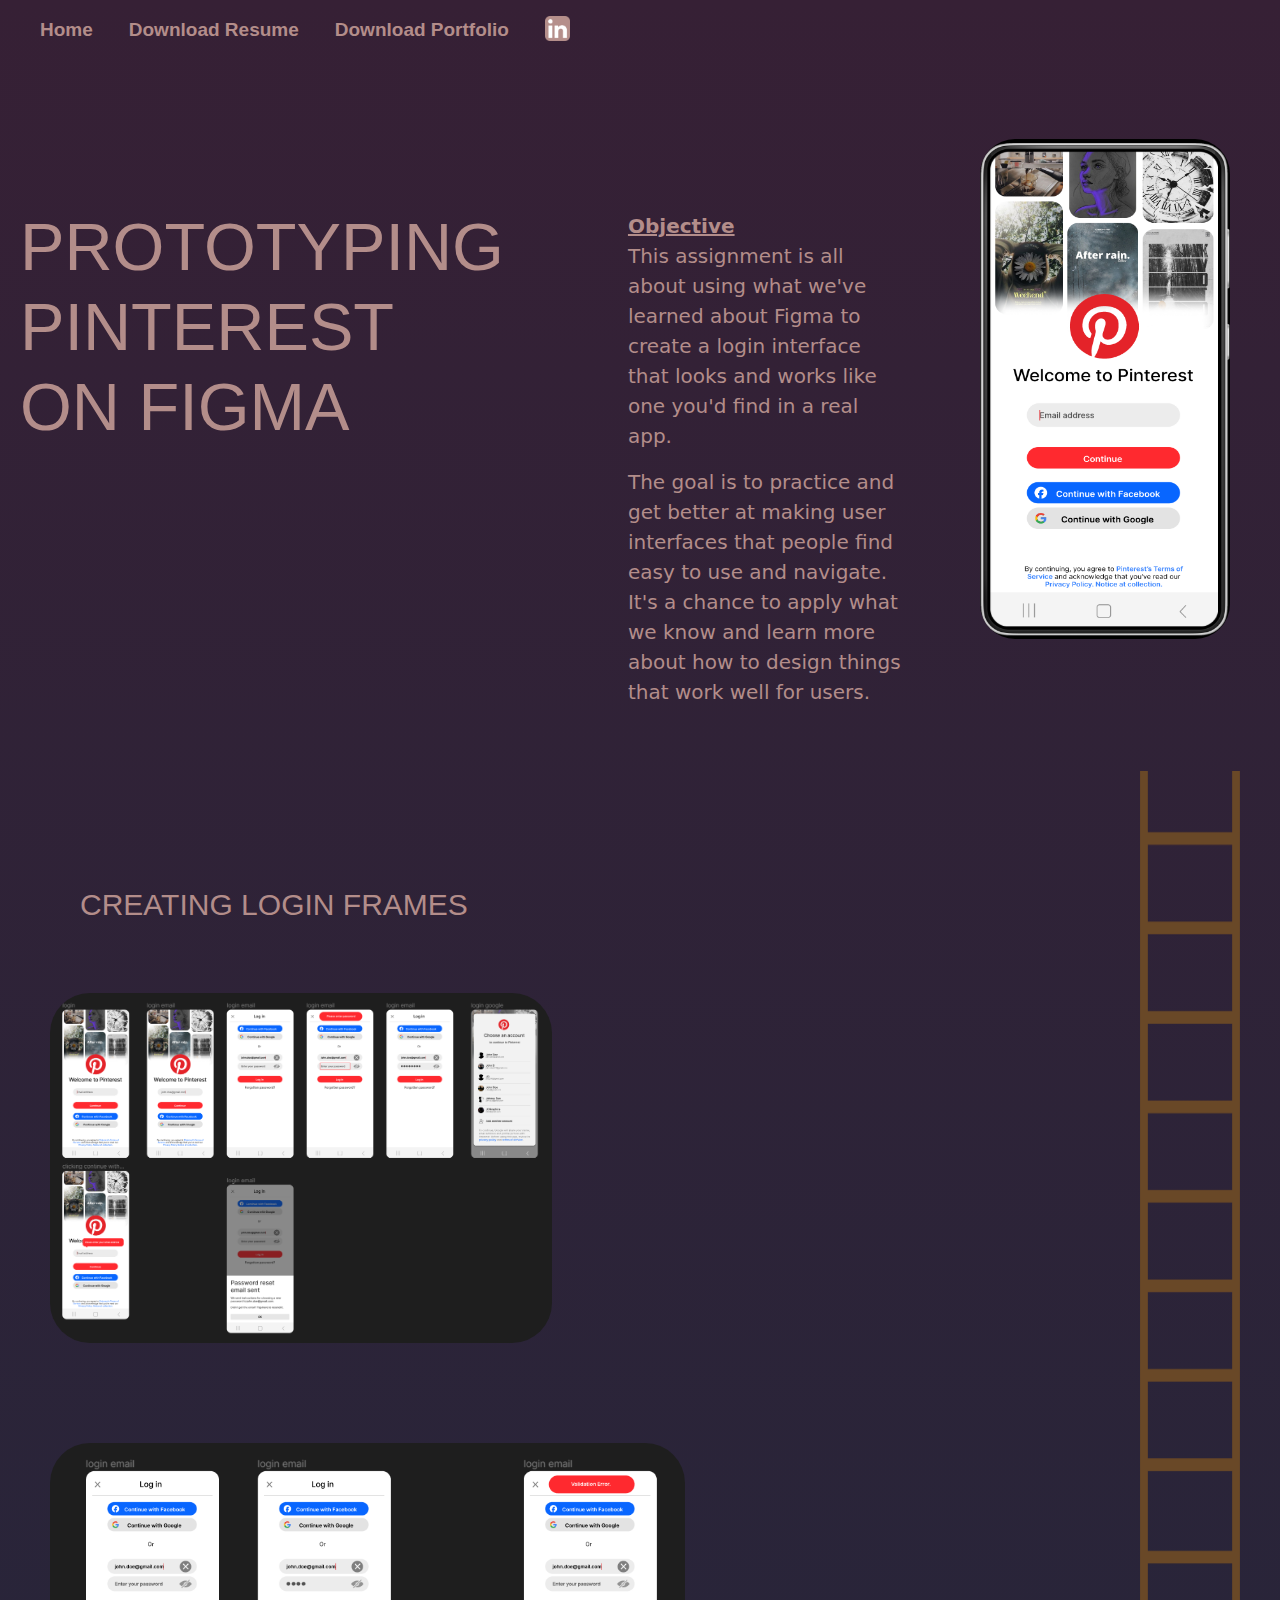
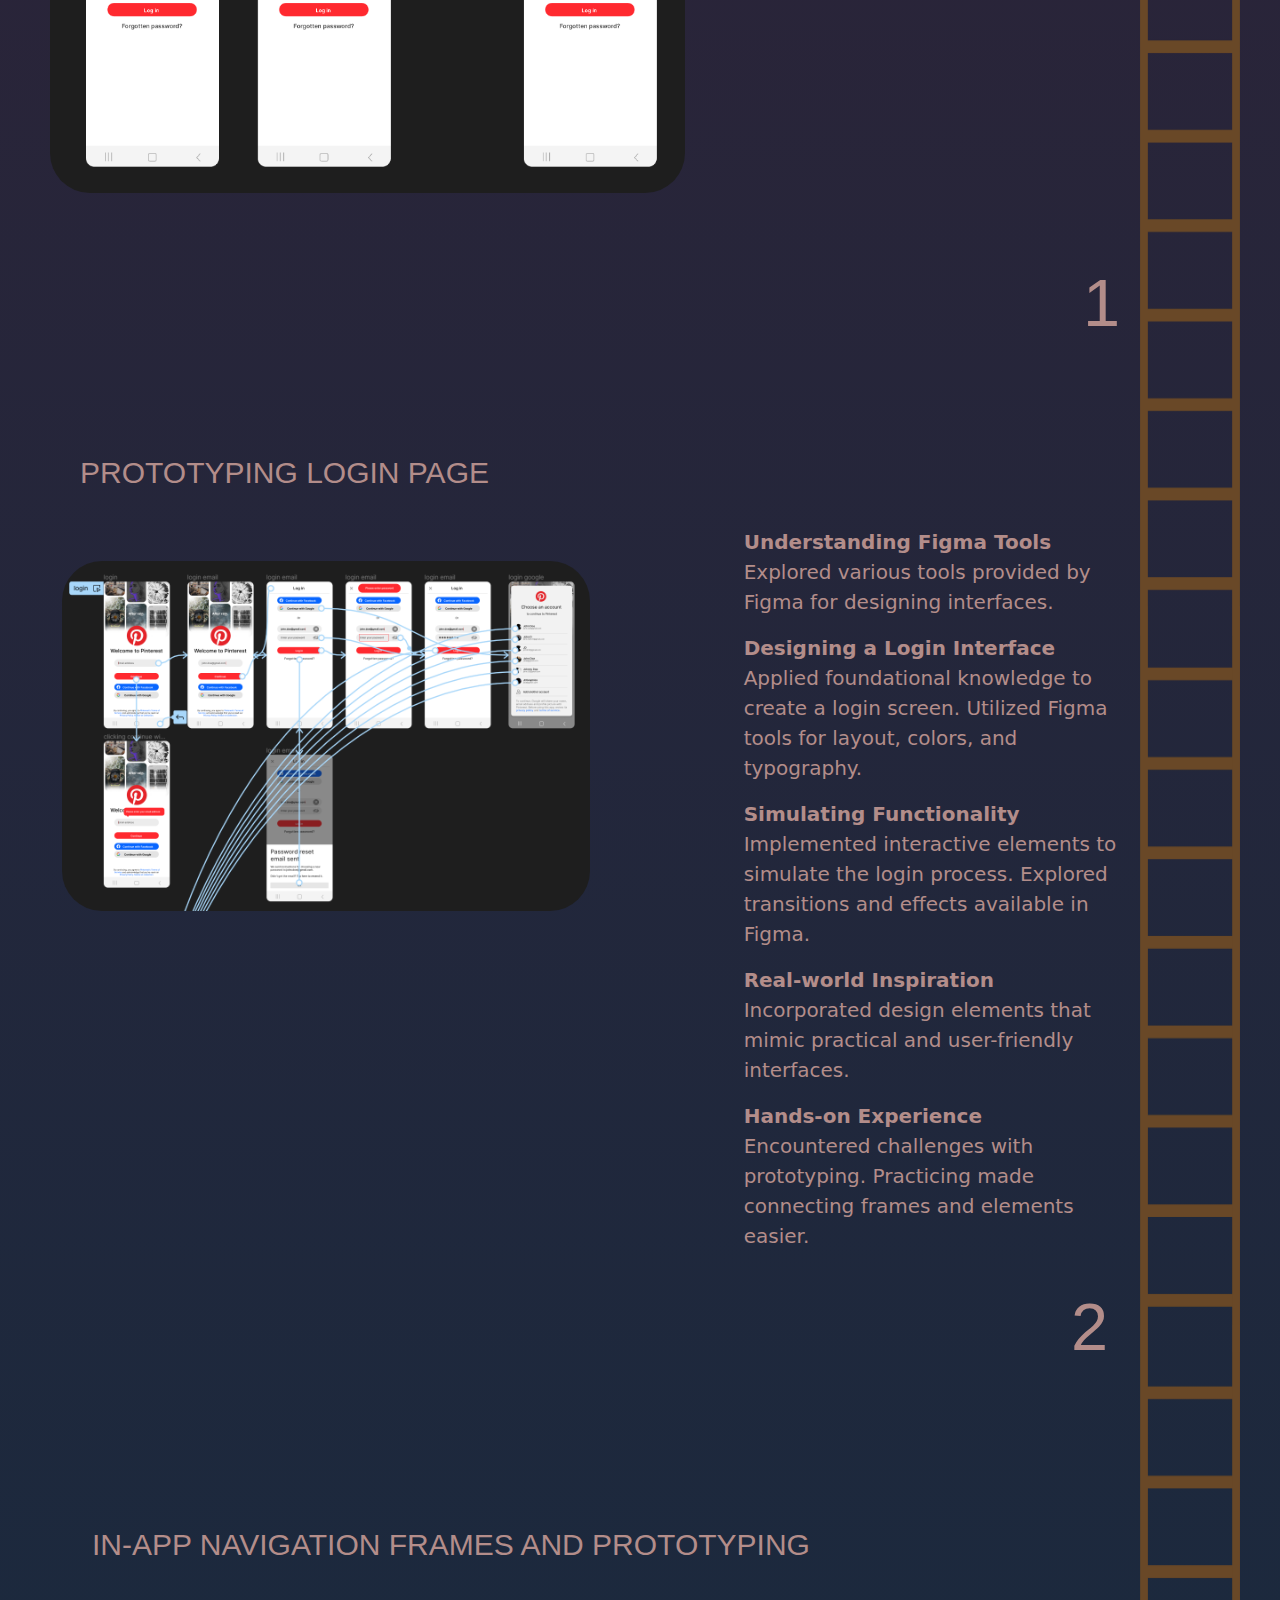
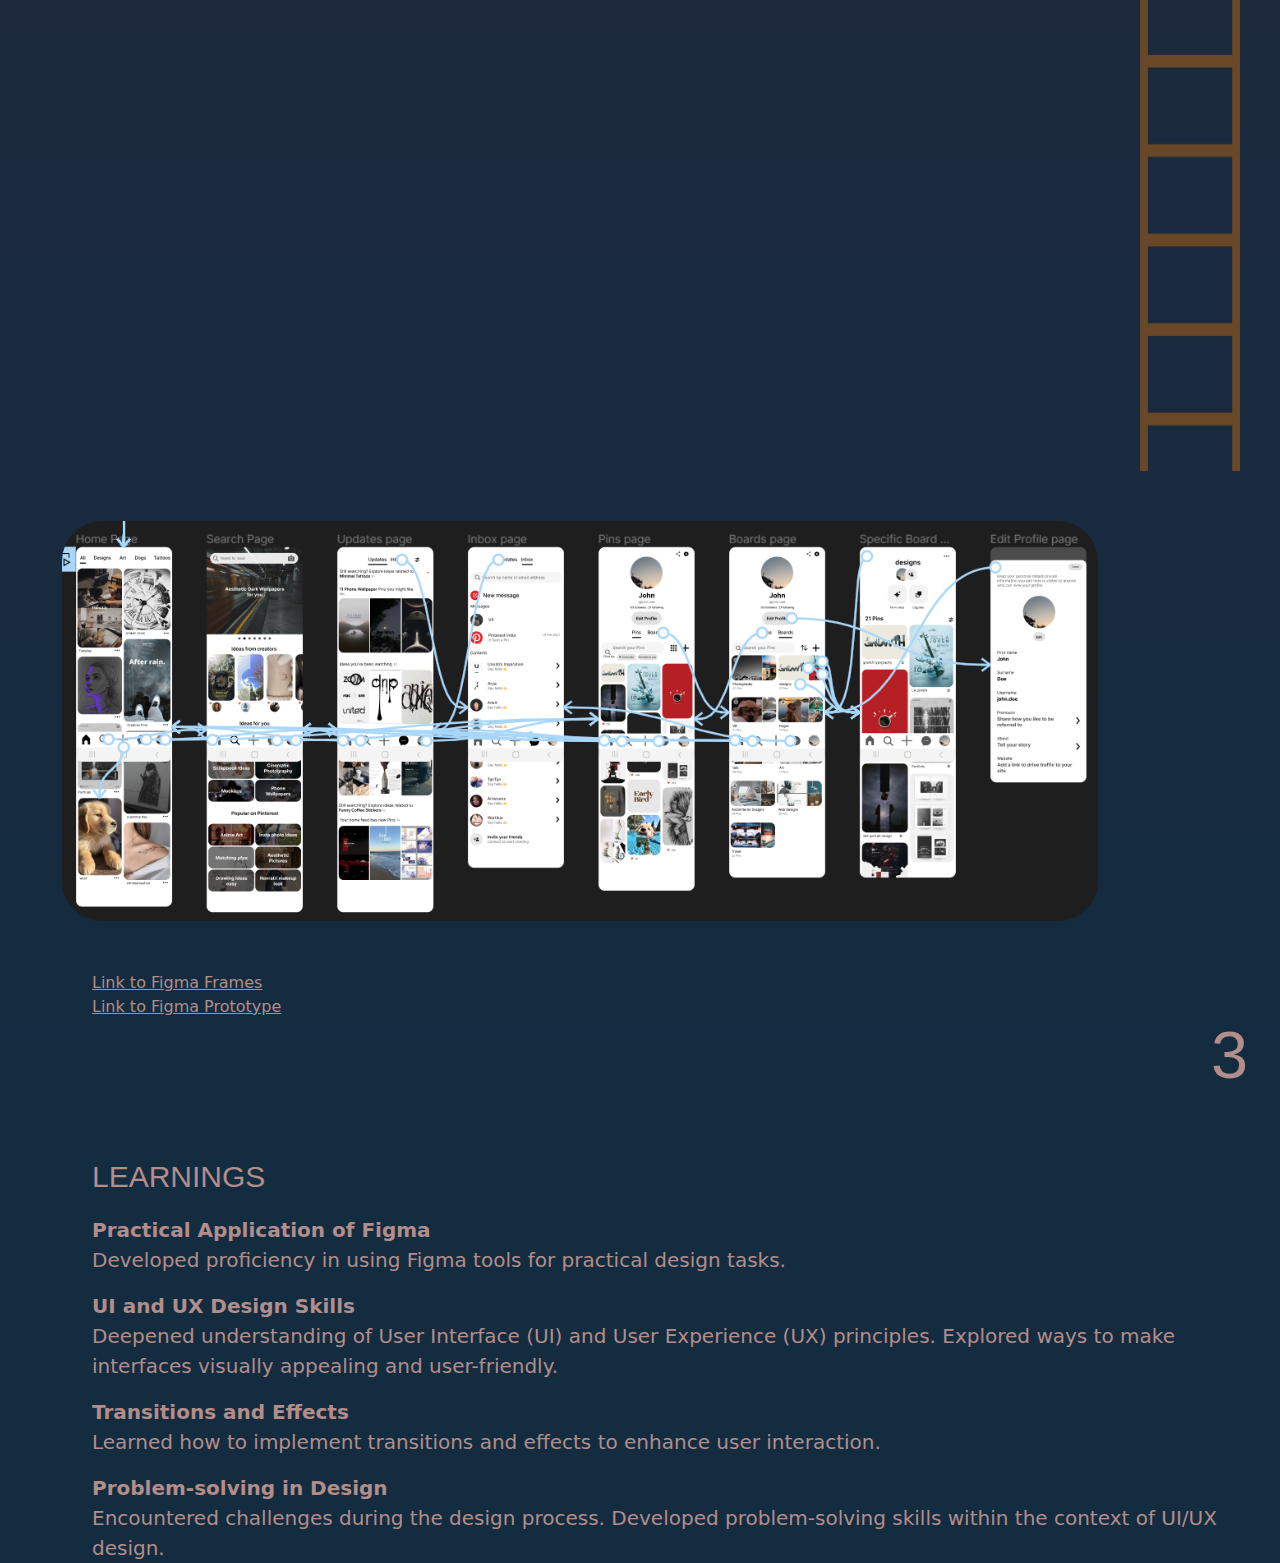
<file: figma.html>
<!DOCTYPE html>
<html lang="en">
<head>
    <!-- Latest compiled and minified CSS -->
<link href="https://cdn.jsdelivr.net/npm/bootstrap@5.3.2/dist/css/bootstrap.min.css" rel="stylesheet">

<!-- Latest compiled JavaScript -->
<script src="https://cdn.jsdelivr.net/npm/bootstrap@5.3.2/dist/js/bootstrap.bundle.min.js"></script>
    <meta charset="UTF-8">
    <meta name="viewport" content="width=device-width, initial-scale=1.0">
    <title>PROTOTYPING ON FIGMA</title>
    <link href="style.css" rel="stylesheet">
    <link rel="icon" type="Images" href="Images/logo.png">
</head>

<body>
    <div id="grad1">

        <nav class="navbar navbar-expand-sm navbar-dark">
            <div class="container-fluid">
                <ul class="navbar-nav">
                    <li class="nav-item"><a class="nav-link" href="index.html">Home</a></li>

                    <li class="nav-item"><a class="nav-link" href="Samiksha Rathi Resume.pdf" title="Samiksha Rathi Resume" download="Samiksha Rathi Resume">Download Resume</a></li>

                    <li class="nav-item"><a class="nav-link" href="Samiksha Rathi Portfolio.pdf" title="Samiksha Rathi Resume" download="Samiksha Rathi Portfolio">Download Portfolio</a></li>

                    <li class="nav-item"><a class="nav-link" href="https://www.linkedin.com/in/samiksharathi0044"><img src="Images/linkedin.png" style="width: 25px; margin-bottom: 10px;"></a></li>
                </ul>
            </div>
        </nav>
        
            <br>
            <br>
            <br>
            <div class="row">
                <div class="col">
                    <br><br>
                    <h2>PROTOTYPING PINTEREST ON FIGMA</h2></div>
                    <div class="col" style="color: #B38D8A;"><br>
                        <br><br>
                            <p><b><u>Objective</u></b><br>
                                This assignment is all about using what we've learned about Figma to create a login interface that looks and works like one you'd find in a real app.</p>
                            <p>The goal is to practice and get better at making user interfaces that people find easy to use and navigate. It's a chance to apply what we know and learn more about how to design things that work well for users.</p>
                            <br><br>
                    </div>
                    <div class="col"><img src="Images/pinterestloginpageimg.png" alt="Figma Prototype" style="float:right;width:620px;height: 500px; width: 250px; margin-right: 50px; border-radius: 35px;"></div>
            </div>

            <div id="ladder">
                <img src="Images/ladder.png" alt="ladder" style="float:right;width: 100px; height: 2900px;">
            </div>

            <br><br><br><br>

            <div class="col">
                <h3 style="font-size: 30px;" >CREATING LOGIN FRAMES</h3>
                <img src="Images/pinterestloginpagess.png" alt="pinterest frames" id="screenshots"><img src="Images/pinterestloginpagess1.png" alt="pinterestlogin2" id="screenshots">
            </div>
            <div class="col">
                
            </div>
            <div class="col">
                <h2 style="float: right;">1</h2>
            </div>

            <br><br><br><br><br><br><br><br>

            <div class="col">
                <h3 style="font-size: 30px;" >PROTOTYPING LOGIN PAGE</h3>
                <div class="row">
                    <div class="col"><img src="Images/pinterestprototypess.png" alt="pinterest frames" id="screenshots"></div>

                    <div class="col" style="color: #B38D8A;">
                    <p>
                        <p><b>Understanding Figma Tools</b><br>
                            Explored various tools provided by Figma for designing interfaces.</p>
                        <p><b>Designing a Login Interface</b><br>
                            Applied foundational knowledge to create a login screen.
                            Utilized Figma tools for layout, colors, and typography.</p>
                        <p><b>Simulating Functionality</b><br>
                            Implemented interactive elements to simulate the login process.
                            Explored transitions and effects available in Figma.</p>
                        <p><b>Real-world Inspiration</b><br>
                            Incorporated design elements that mimic practical and user-friendly interfaces.</p>
                        <p><b>Hands-on Experience</b><br>
                            Encountered challenges with prototyping. Practicing made connecting frames and elements easier.
                        </p>
                    </p>
                    <h2 style="float: right;">2</h2>
                    </div>
            </div>
            

        <div class="container-fluid">
            <div class="col">
                <br><br><br><br><br>
                <h3 style="font-size: 30px;" >IN-APP NAVIGATION FRAMES AND PROTOTYPING</h3>
                <img src="Images/pinterestnavigationprototypess.png" alt="pinterest frames" id="screenshots" style="height: 400px;">
            </div>
            <div class="col">
                <a href="https://www.figma.com/file/RfPEckBkjFTEQAl2fZ5Vxl/Pinterest?type=design&node-id=0%3A1&mode=design&t=9FBdbGwRlgwtsMuu-1" style="color: #B38D8A; margin-left: 80px;">Link to Figma Frames</a>
                <br>
                <a href="https://www.figma.com/proto/RfPEckBkjFTEQAl2fZ5Vxl/Pinterest?page-id=0%3A1&type=design&node-id=70-87&viewport=-60%2C-338%2C0.34&t=MhhYoDpIPx4Nu9n1-1&scaling=scale-down&starting-point-node-id=70%3A87&show-proto-sidebar=1&mode=design" style="color: #B38D8A; margin-left: 80px;">Link to Figma Prototype</a>
                <h2 style="float: right;">3</h2>
            </div>

            <br><br><br><br><br>
            <div class="figma">
                <div class="col"><h3 style="font-size: 30px;">LEARNINGS</h3></div>
                <div class="col"></div>
            </div>
                <div class="col" style="color: #B38D8A;">
                <p>
                    <p><b>Practical Application of Figma</b><br>
                        Developed proficiency in using Figma tools for practical design tasks.</p>
                    <p><b>UI and UX Design Skills</b><br>
                        Deepened understanding of User Interface (UI) and User Experience (UX) principles.
                        Explored ways to make interfaces visually appealing and user-friendly.</p>
                    <p><b>Transitions and Effects</b><br>
                        Learned how to implement transitions and effects to enhance user interaction.</p>
                    <p><b>Problem-solving in Design</b><br>
                        Encountered challenges during the design process.
                        Developed problem-solving skills within the context of UI/UX design.</p>
                </p>
            </div>
        </div>
    </div>
</body>
</html>
</file>
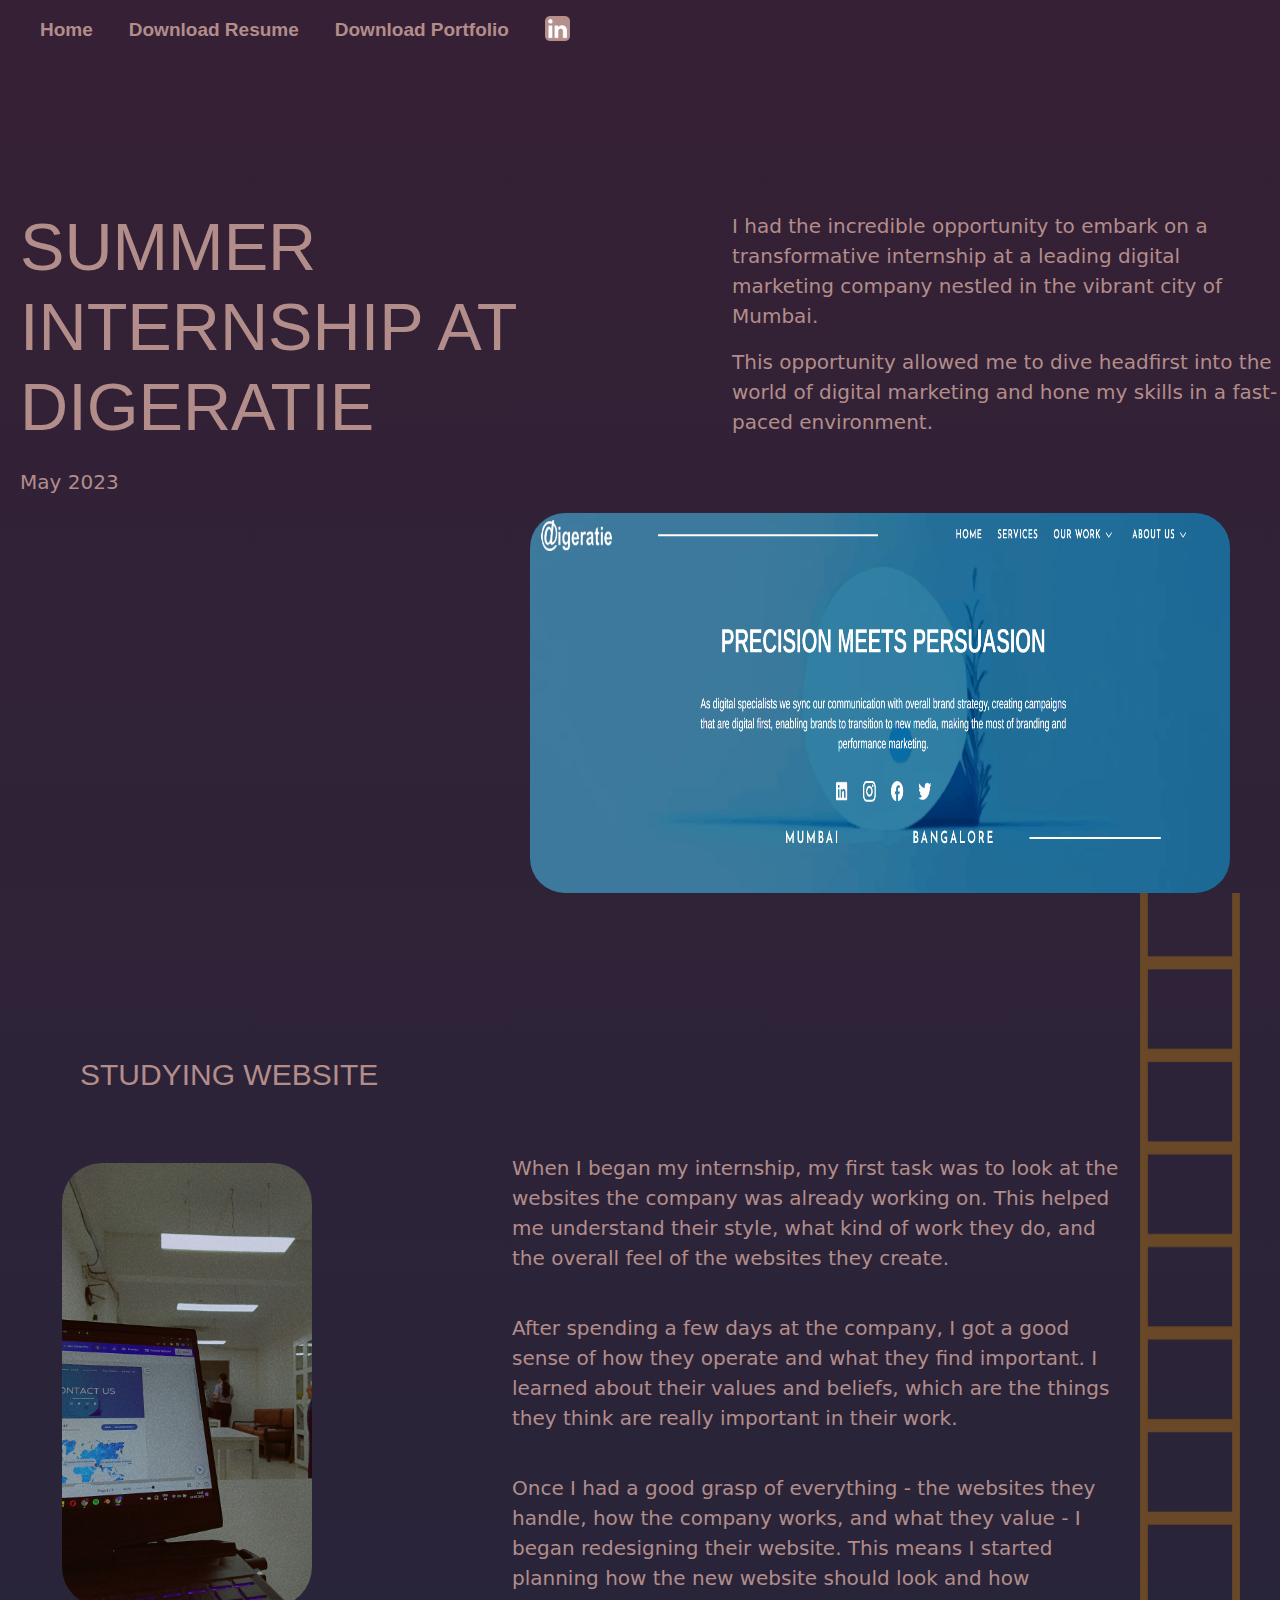
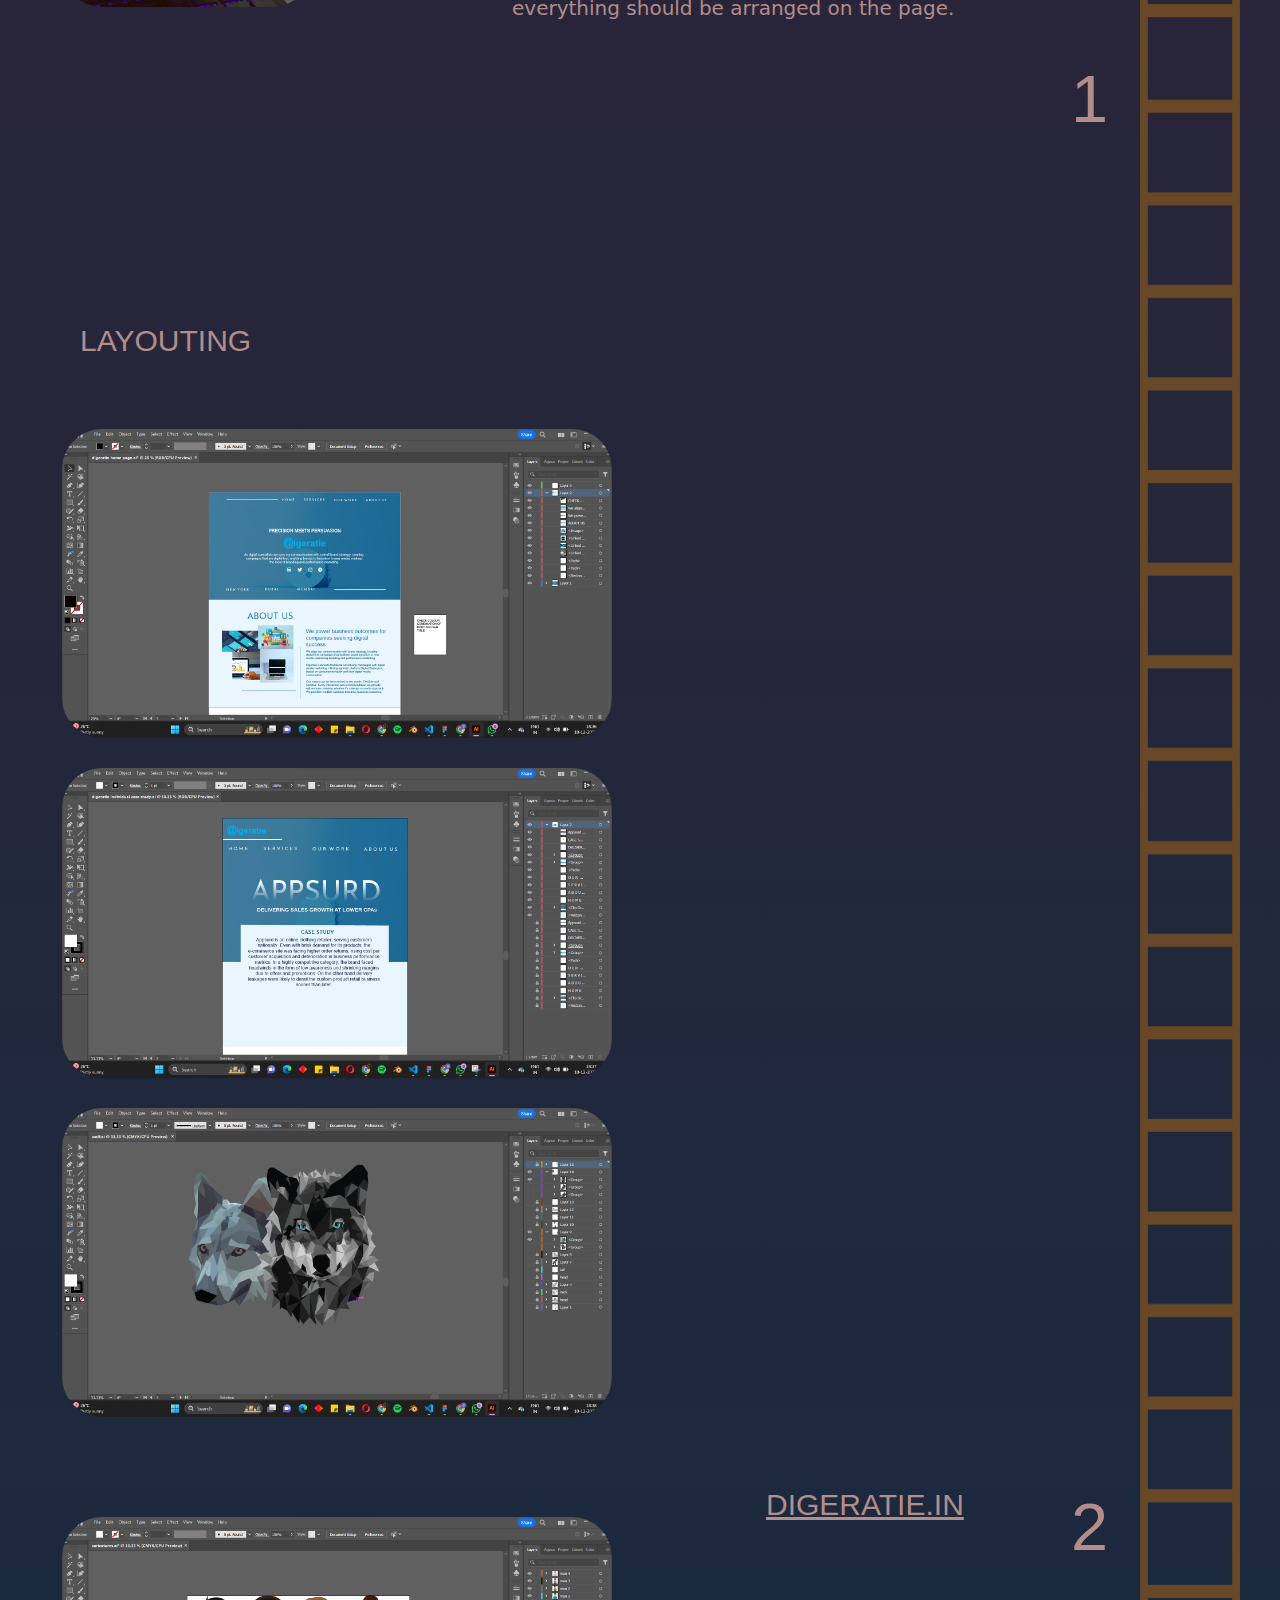
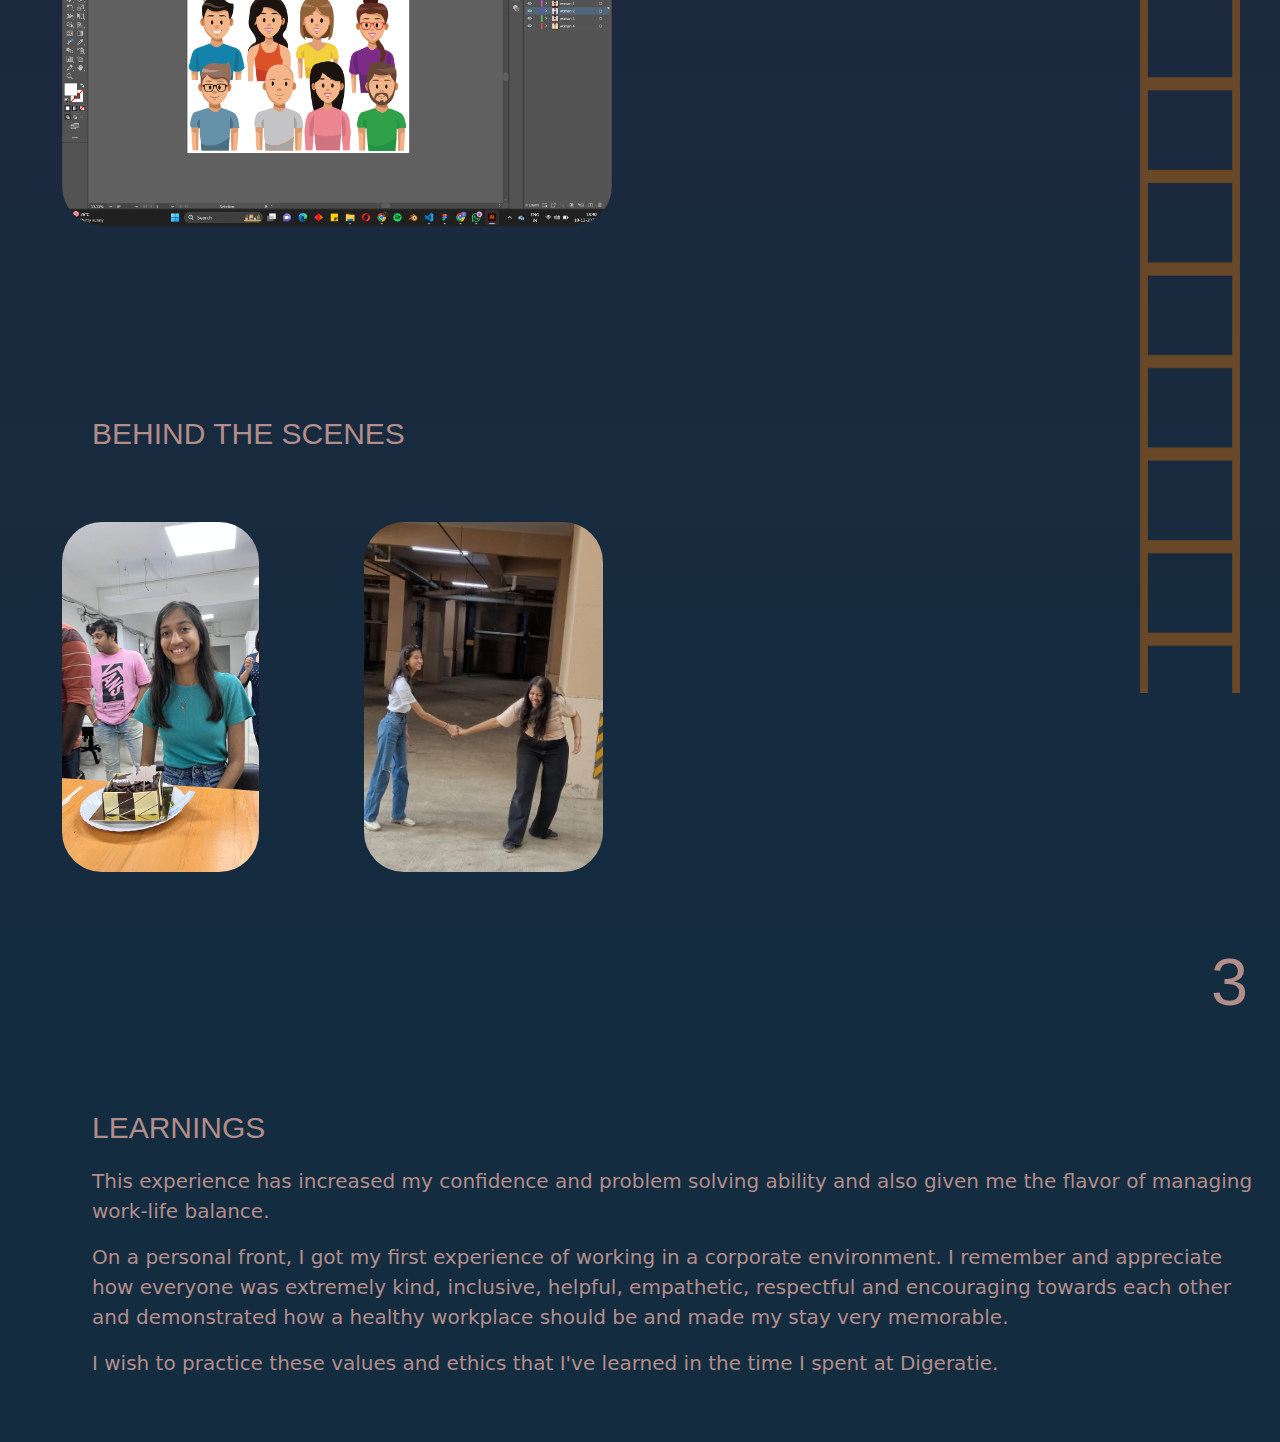
<file: summerinternship2023.html>
<!DOCTYPE html>
<html lang="en">
<head>
    <!-- Latest compiled and minified CSS -->
<link href="https://cdn.jsdelivr.net/npm/bootstrap@5.3.2/dist/css/bootstrap.min.css" rel="stylesheet">

<!-- Latest compiled JavaScript -->
<script src="https://cdn.jsdelivr.net/npm/bootstrap@5.3.2/dist/js/bootstrap.bundle.min.js"></script>
    <meta charset="UTF-8">
    <meta name="viewport" content="width=device-width, initial-scale=1.0">
    <title>SUMMER INTERNSHIP 2023</title>
    <link href="style.css" rel="stylesheet">
    <link rel="icon" type="Images" href="Images/logo.png">
</head>

<body>
    <div id="grad1">

        <nav class="navbar navbar-expand-sm navbar-dark">
            <div class="container-fluid">
                <ul class="navbar-nav">
                    <li class="nav-item"><a class="nav-link" href="index.html">Home</a></li>

                    <li class="nav-item"><a class="nav-link" href="Samiksha Rathi Resume.pdf" title="Samiksha Rathi Resume" download="Samiksha Rathi Resume">Download Resume</a></li>

                    <li class="nav-item"><a class="nav-link" href="Samiksha Rathi Portfolio.pdf" title="Samiksha Rathi Resume" download="Samiksha Rathi Portfolio">Download Portfolio</a></li>

                    <li class="nav-item"><a class="nav-link" href="https://www.linkedin.com/in/samiksharathi0044"><img src="Images/linkedin.png" style="width: 25px; margin-bottom: 10px;"></a></li>
                </ul>
            </div>
        </nav>
        
            <br>
            <br>
            <br>
            <div class="row">
                <div class="col">
                    <br><br>
                    <h2>SUMMER INTERNSHIP AT DIGERATIE</h2><p style="color: #B38D8A; margin-left: 20px;">May 2023</p></div>
                    <div class="col" style="color: #B38D8A;"><br>
                        <br><br>
                            <p>I had the incredible opportunity to embark on a transformative internship at a leading digital marketing company nestled in the vibrant city of Mumbai.
                                </p>
                                <p>
                                    This opportunity allowed me to dive headfirst into the world of digital marketing and hone my skills in a fast-paced environment.
                                </p>
                            <br><br>
                    </div>
                    <div class="col"><img src="Images/digeratie comp landing page.png" alt="Figma Prototype" style="float:right;width:700px; height: 380px; margin-right: 50px; border-radius: 35px;"></div>
            </div>

            <div id="ladder">
                <img src="Images/ladder.png" alt="ladder" style="float:right;width: 100px; height: 3000px;">
            </div>

            <br><br><br><br><br><br>

            <div class="col">
                <h3 style="font-size: 30px;" >STUDYING WEBSITE</h3>
                <div class="row">
                    <div class="col"><img src="Images/Layoutingwebsite.jpg" alt="digeratieoffice" id="screenshots" style="width: 250px; height: auto;"></div>

                    <div class="col" style="color: #B38D8A; margin-left: -300px;"> <br>
                    <p>
                        <p>When I began my internship, my first task was to look at the websites the company was already working on. This helped me understand their style, what kind of work they do, and the overall feel of the websites they create.</p>
                        <br>
                        <p>After spending a few days at the company, I got a good sense of how they operate and what they find important. I learned about their values and beliefs, which are the things they think are really important in their work.</p>
                        <br>
                        <p>Once I had a good grasp of everything - the websites they handle, how the company works, and what they value - I began redesigning their website. This means I started planning how the new website should look and how everything should be arranged on the page.</p>
                    </p>
                    <h2 style="float: right;">1</h2>
                    </div>
            </div>

            <br><br><br><br><br><br>

            <div class="col">
                <h3 style="font-size: 30px;" >LAYOUTING</h3>
                <div class="row">
                    <div class="col"><img src="Images/digeratielayout1.png" alt="digeratielayout1" id="screenshots" style="width: 550px; height: auto; margin-bottom: -20px;"></div>

                    <div class="col"><img src="Images/digeratielayout2.png" alt="digeratielayout2" id="screenshots" style="width: 550px; height: auto;margin-bottom: -20px"></div>

                    <div class="col"><img src="Images/digeratiewolf.png" alt="digeratielayout3" id="screenshots" style="width: 550px; height: auto;"></div>

                    <div class="col"><img src="Images/digeratiecaricatures.png" alt="digeratielayout4" id="screenshots" style="width: 550px; height: auto;"></div>

                    <div class="col">
                        <h3 style="font-size: 30px;" ><a href="https://digeratie.in/" style="color: #B38D8A;">DIGERATIE.IN</a></h3>
                    </div>

                    <div class="col">
                        <h2 style="float: right;">2</h2>
                    </div>
            </div>
            

        <div class="container-fluid">
            <div class="col">
                <br><br><br><br><br>
                <h3 style="font-size: 30px;" >BEHIND THE SCENES</h3>
            </div>

            <div class="col">
                <img src="Images/birthdayatdigeratie.jpg" alt="birthdayatdigeratie" id="screenshots">
                <img src="Images/breaktimedigeratie.jpg" alt="breaktimedigeratie" id="screenshots" style="width: auto; height: 350px;">
                <br>
                <h2 style="float: right;">3</h2>
            </div>

            <br><br><br><br><br><br><br>
            <div class="figma">
                <div class="col"><h3 style="font-size: 30px;">LEARNINGS</h3></div>
                <div class="col"></div>
            </div>
                <div class="col" style="color: #B38D8A;">
                <p>
                    <p>
                        This experience has increased my confidence and problem solving ability and also given me the flavor of managing work-life balance.
                    </p>
                    <p>
                        On a personal front, I got my first experience of working in a corporate environment. I remember and appreciate how everyone was extremely kind, inclusive, helpful, empathetic, respectful and encouraging towards each other and demonstrated how a healthy workplace should be and made my stay very memorable.
                    </p>
                    <p>
                        I wish to practice these values and ethics that I've learned in the time I spent at Digeratie.
                    </p>
                </p></div>

                <div class="col"><br><br></div>
        </div>
    </div>
</body>
</html>
</file>
<file: style.css>
.nav-link{
    font-family: Arial, Helvetica, sans-serif ;
    font-size: 19px;
    font-weight: 700;
    color: #B38D8A;
    margin-left: 20px;
}

body{
    background-color: #132C40; /* For browsers that do not support gradients */
    background-image: linear-gradient(#362035, #132C40);
    background-repeat: no-repeat;
}

h1{
    font-size: 20pt;
    color: #B38D8A;
    margin-left: 20px;
}

h2{
   font-family: Impact, Haettenschweiler, 'Arial Narrow Bold', sans-serif; 
   font-size: 50pt;
   color: #B38D8A;
   margin: 20px;
}

h3{
    font-family: Impact, Haettenschweiler, 'Arial Narrow Bold', sans-serif; 
    font-size: 50pt;
    color: #B38D8A;
    margin: 20px;
    margin-left: 80px;
 }

#grad1 {
    height: 2900px;
}

#ladder{
    margin-right: 40px;
}

#profile img{
    margin-left: 40px;
    padding: 30px;
    border-radius: 60px;
    height: 600px;
}

#pinterest img{
    margin-left: 40px;
    padding: 30px;
    border-radius: 60px;
    height: 600px;
}

.col p{
    font-weight: 500;
    font-size: 20px;
    color: #B38D8A;
    margin-left: 80px;
}

#screenshots{
    margin: 50px;
    border-radius: 40px;
    height: 350px;
}
</file>
